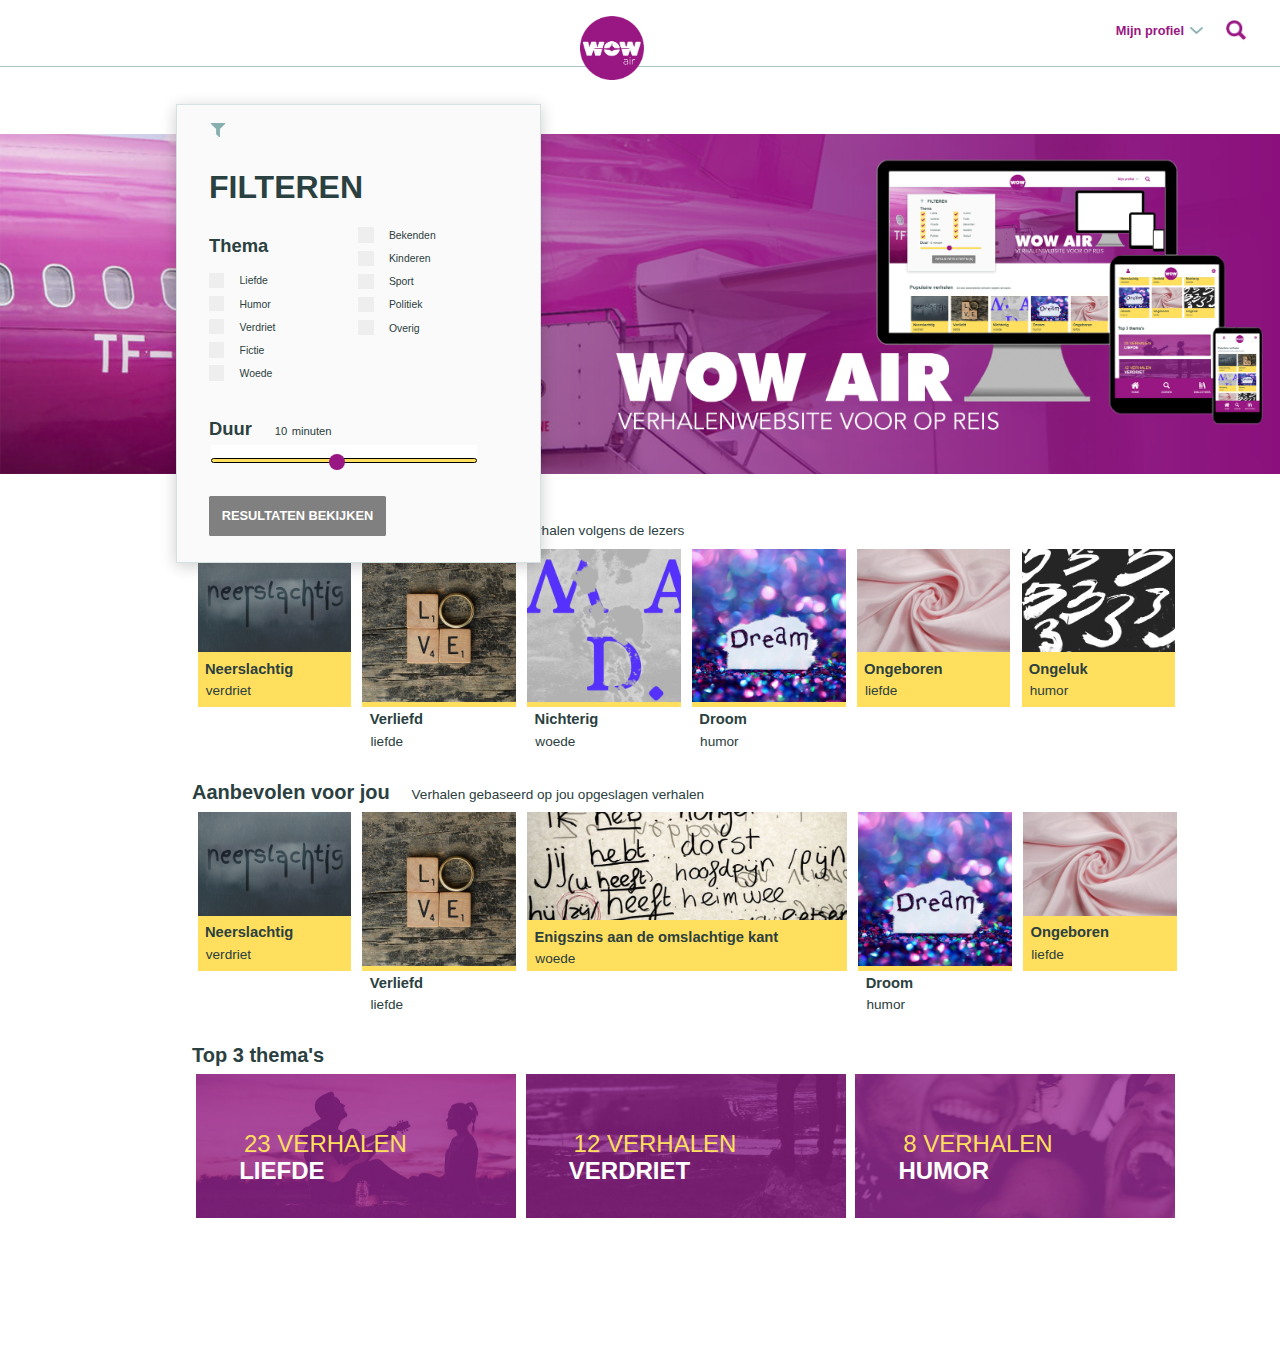
<file: index.html>
<!DOCTYPE html>
<html lang="nl">

<head>
    <meta charset="UTF-8">
    <meta name="viewport" content="width=device-width, initial-scale=1">
    <title>WOW AIR verhalen</title>
    <link rel='stylesheet' type='text/css' href='css/style.css'>
    <script src='js/jquery.js'></script>
</head>

<body>

    <nav class='navigatie'>
        <ul>
            <li class='links'><img src='images/profiel_icon.png'></li>
            <li class='rechtsklein'><a href='instellingen.html'><img src='images/instellingen_icon.png'></a></li>
            <li class='rechtsgroot'><img class='zoekentop' src='images/zoeken_icon_paars.png' /><a class='mijnprofiel'>Mijn profiel<span><img class='dropdown' src='images/dropdown_icon.png'/></span></a></li>
        </ul>
        <div class='logocontainer'>
            <a href='index.html'><img class='logo' src='images/logo.png'></a>
        </div>
    </nav>

    <div class='banner'>
        <img src='images/banner.png'>
    </div>

    <nav class='tabbar'>
        <div class='zoekencontainer'>
            <a href='zoeken.html'><img class='zoeken' src='images/zoeken_icon_wit.png'>ZOEKEN</a>
        </div>
        <div>
            <div class='homecontainer'>
                <a href='index.html'><img class='home' src='images/home_icon.png'>HOME</a>
            </div>
            <div class='bibliotheekcontainer'><a href='bibliotheek.html'><img class='bibliotheek' src='images/bibliotheek_icon.png'>BIBLIOTHEEK</a>
            </div>
        </div>
    </nav>

    <section class='zoekendesktop'>
        <div class='filteren'>
            <div class='titelfilter'>
                <img class='filtericon' src='images/filter_icon.png'>
                <h1>FILTEREN</h1>
            </div>
            <h2>Thema</h2>
            <div class='checkrij1'>
                <label class="checkboxcontainer">Liefde
                               <input type="checkbox">
                               <span class="checkmark"></span>
                           </label>
                <label class="checkboxcontainer">Humor
                               <input type="checkbox">
                               <span class="checkmark"></span>
                           </label>
                <label class="checkboxcontainer">Verdriet
                               <input type="checkbox">
                               <span class="checkmark"></span>
                           </label>
                <label class="checkboxcontainer">Fictie
                               <input type="checkbox" >
                               <span class="checkmark"></span>
                           </label>
                <label class="checkboxcontainer">Woede
                               <input type="checkbox">
                               <span class="checkmark"></span>
                           </label>
            </div>
            <div class='checkrij2'>
                <label class="checkboxcontainer">Bekenden
                               <input type="checkbox">
                               <span class="checkmark"></span>
                           </label>
                <label class="checkboxcontainer">Kinderen
                               <input type="checkbox">
                               <span class="checkmark"></span>
                           </label>
                <label class="checkboxcontainer">Sport
                               <input type="checkbox">
                               <span class="checkmark"></span>
                           </label>
                <label class="checkboxcontainer">Politiek
                               <input type="checkbox">
                               <span class="checkmark"></span>
                           </label>
                <label class="checkboxcontainer">Overig
                               <input type="checkbox">
                               <span class="checkmark"></span>
                           </label>
            </div>
        </div>

        <div class='slider'>
            <h2>Duur</h2>
            <output id="outputId">10</output>
            <span id='minuten'>minuten</span>
            <form name="Form">
                <input type="range" name="inputName" id="inputId" value="10" min="1" max="20" oninput="outputId.value = inputId.value">
            </form>
        </div>

        <div class='call-to-action-wrapper'>
            <a href='resultaten.html'>
            <button class="call-to-action">
            RESULTATEN BEKIJKEN
            </button>
            </a>
        </div>

    </section>

    <section class='populaireverhalen'>
        <h2>Populaire verhalen</h2>
        <p>De best beoordeelde verhalen volgens de lezers</p>
        <div class='verhalencontainer'>
            <article>
                <a href='verhaal.html'><img src='images/verhaal_neerslachtig.jpg'></a>
                <h3>Neerslachtig</h3>
                <p>verdriet</p>
            </article>
            <article>
                <a><img src='images/verhaal_verliefd.jpg'></a>
                <h3>Verliefd</h3>
                <p>liefde</p>
            </article>
            <article>
                <a><img  src='images/verhaal_nichterig.jpg'></a>
                <h3>Nichterig</h3>
                <p>woede</p>
            </article>
            <article>
                <a><img  src='images/verhaal_droom.jpg'></a>
                <h3>Droom</h3>
                <p>humor</p>
            </article>
            <article>
                <a><img src='images/verhaal_ongeboren.jpg'></a>
                <h3>Ongeboren</h3>
                <p>liefde</p>
            </article>
            <article>
                <a><img  src='images/verhaal_ongeluk.jpg'></a>
                <h3>Ongeluk</h3>
                <p>humor</p>
            </article>
        </div>
    </section>

    <section class='aanbevolenvoorjou'>
        <h2>Aanbevolen voor jou</h2>
        <p>Verhalen gebaseerd op jou opgeslagen verhalen</p>
        <div class='verhalencontainer'>
            <article>
                <a href='verhaal.html'><img src='images/verhaal_neerslachtig.jpg'></a>
                <h3>Neerslachtig</h3>
                <p>verdriet</p>
            </article>
            <article>
                <a><img src='images/verhaal_verliefd.jpg'></a>
                <h3>Verliefd</h3>
                <p>liefde</p>
            </article>
            <article>
                <a><img class=breedverhaal src='images/verhaal_omslachtig.jpg'></a>
                <h3>Enigszins aan de omslachtige kant</h3>
                <p>woede</p>
            </article>
            <article>
                <a><img  src='images/verhaal_droom.jpg'></a>
                <h3>Droom</h3>
                <p>humor</p>
            </article>
            <article>
                <a><img src='images/verhaal_ongeboren.jpg'></a>
                <h3>Ongeboren</h3>
                <p>liefde</p>
            </article>
        </div>
    </section>

    <section class='top3themas'>
        <h2>Top 3 thema's</h2>
        <div>
            <a>
                <article class='thema1'>
                    <h3>23 VERHALEN</h3>
                    <p>LIEFDE</p>
                </article>
            </a>
            <a>
                <article class='thema2'>
                    <h3>12 VERHALEN</h3>
                    <p>VERDRIET</p>
                </article>
            </a>
            <a>
                <article class='thema3'>
                    <h3>8 VERHALEN</h3>
                    <p>HUMOR</p>
                </article>
            </a>
        </div>
    </section>

    <script src='js/javascript.js'></script>

</body>

</html>
</file>
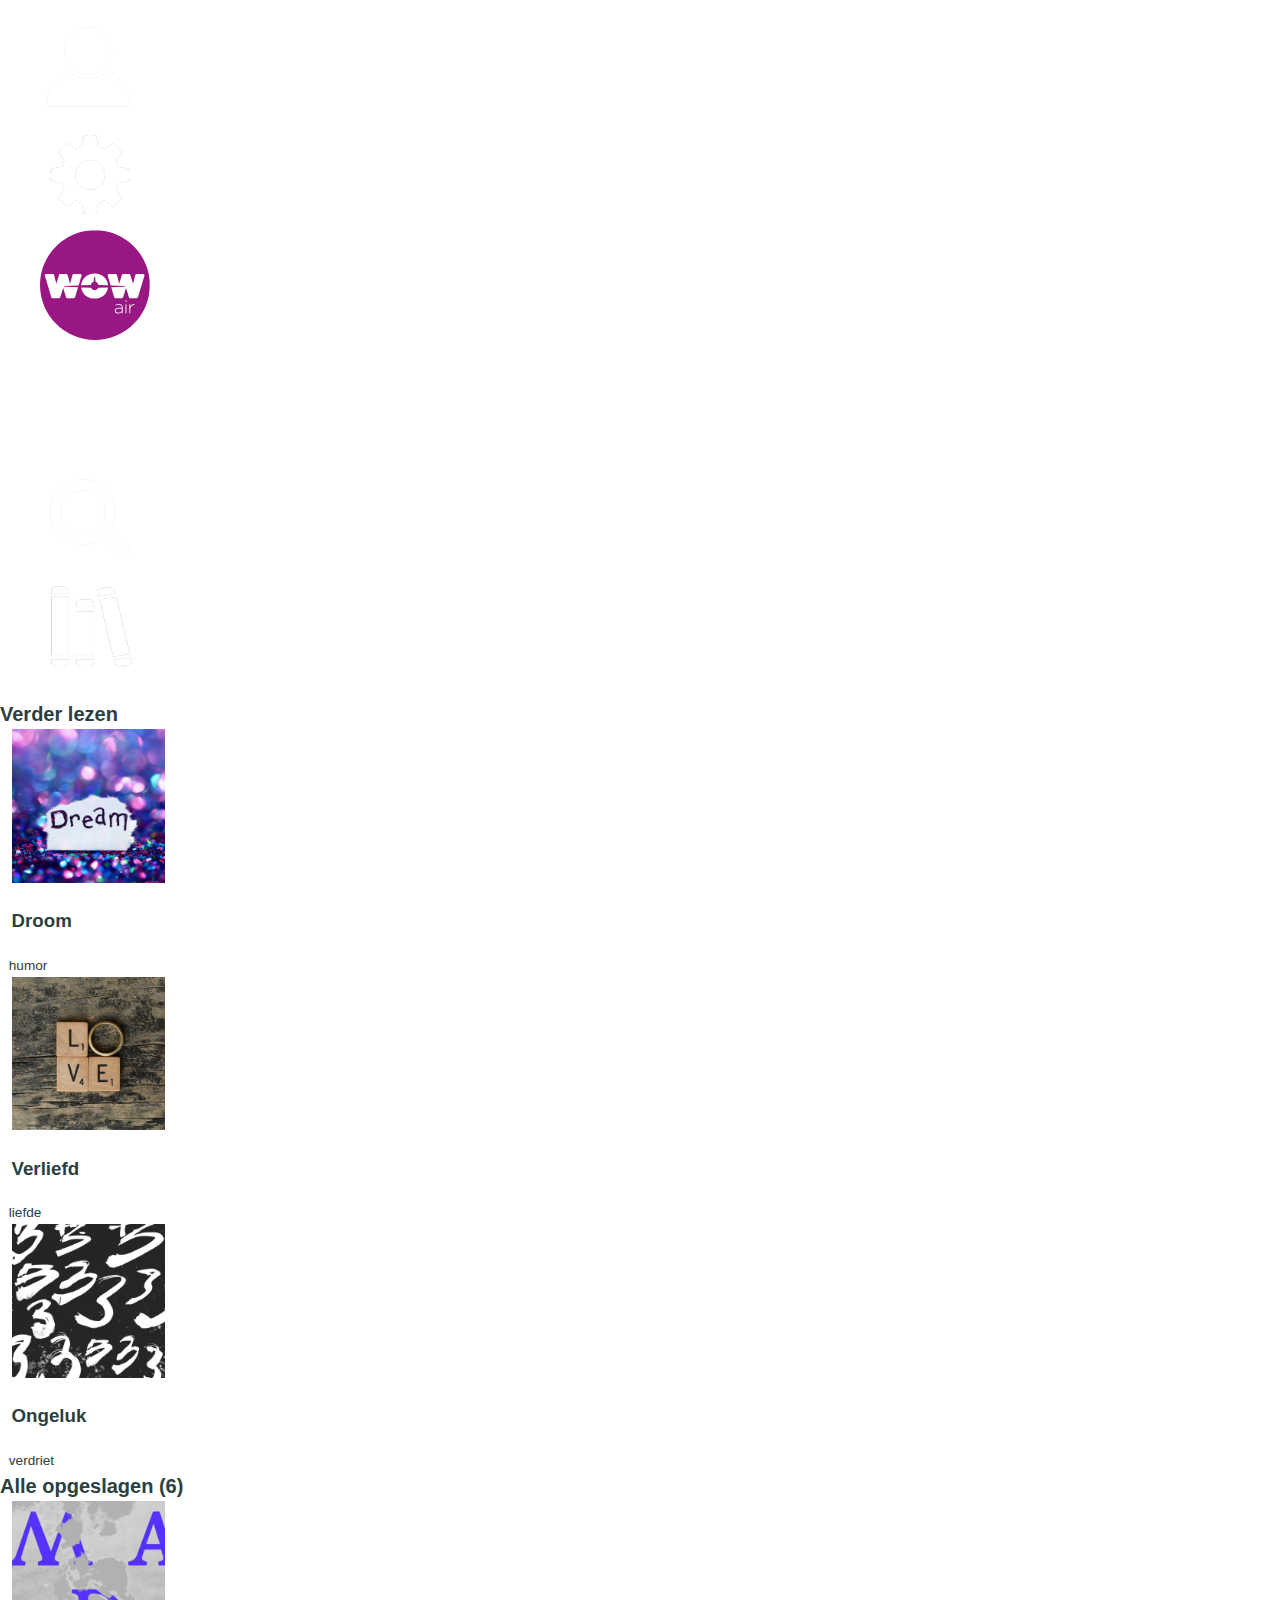
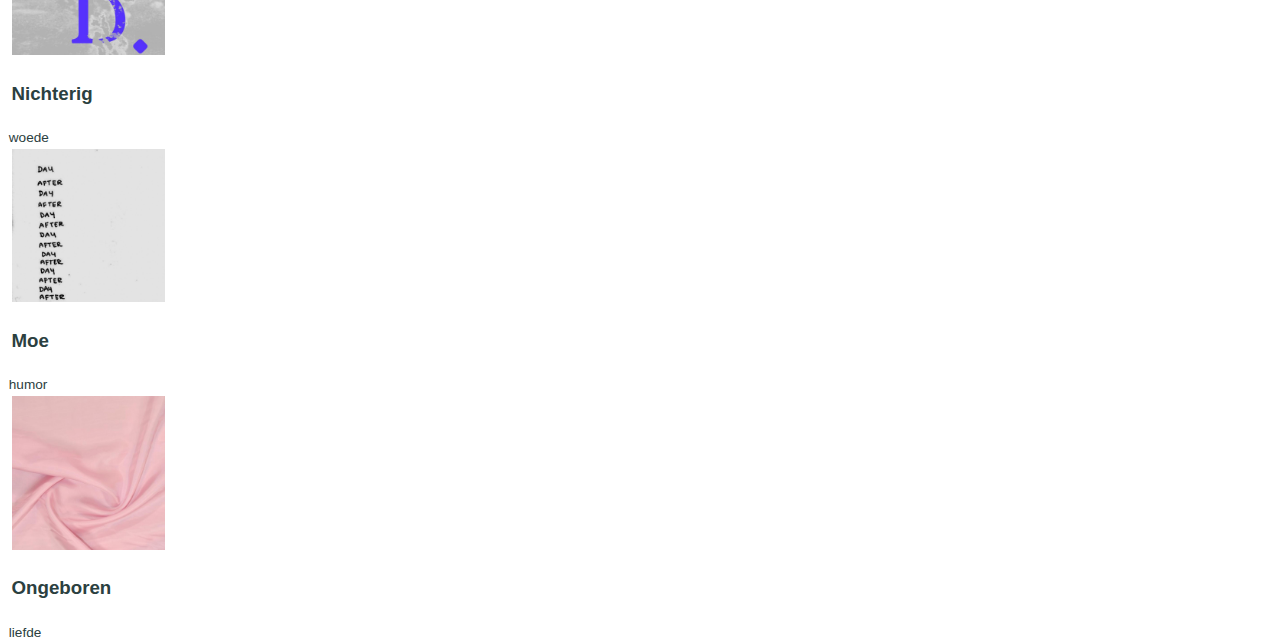
<file: bibliotheek.html>
<!DOCTYPE html>
<html lang="nl">
<head>
    <meta charset="UTF-8">
    <meta name="viewport" content="width=device-width, initial-scale=1">
    <title>WOW AIR verhalen</title>
    <link rel='stylesheet' type='text/css' href='css/style.css'>
</head>
<body>

<header>

    <nav id='navigatie'>
        <ul>
            <li><a href='profiel.html'><img id='profiel' src='images/Artboard%209.png'></a></li>
            <li><a href='instellingen.html'><img id='instellingen' src='images/Artboard%2010.png'></a></li>
            <img id='logo' src='images/sitelogo.svg'>
        </ul>
    </nav>

    <nav id='tabbar'>
        <ul>
            <li><a href='index.html'><img src="images/Artboard%206.png"></a></li>
            <li><a href='zoeken.html'><img src="images/Artboard%207.png"></a></li>
            <li><a href='bibliotheek.html'><img src="images/Artboard%208.png"></a></li>
        </ul>
    </nav>

</header>

<h2>Verder lezen</h2>
<section id='populaireverhalen'>
        <article>
            <a href='verhaal.html'><img class='previewverhaal' src='images/verhaal_droom.jpg'></a>
            <h3>Droom</h3>
            <p>humor</p>
        </article>
        <article>
            <a href='verhaal.html'><img class='previewverhaal' src='images/verhaal_verliefd.jpg'></a>
            <h3>Verliefd</h3>
            <p>liefde</p>
        </article>
        <article>
            <a href='verhaal.html'><img class='previewverhaal' src='images/verhalen_ongeluk.jpg'></a>
            <h3>Ongeluk</h3>
            <p>verdriet</p>
        </article>
</section>

<h2>Alle opgeslagen (6)</h2>
<section id='aanbevolenvoorjou'>
        <article>
            <a href='verhaal.html'><img class='previewverhaal' src='images/verhaal_nichterig.jpg'></a>
            <h3>Nichterig</h3>
            <p>woede</p>
        </article>
        <article>
            <a href='verhaal.html'><img class='previewverhaal' src='images/verhalen_moe.jpg'></a>
            <h3>Moe</h3>
            <p>humor</p>
        </article>
        <article>
            <a href='verhaal.html'><img class='previewverhaal' src='images/verhalen_ongeboren.jpg'></a>
            <h3>Ongeboren</h3>
            <p>liefde</p>
        </article>
</section>

</body>
</html>
</file>
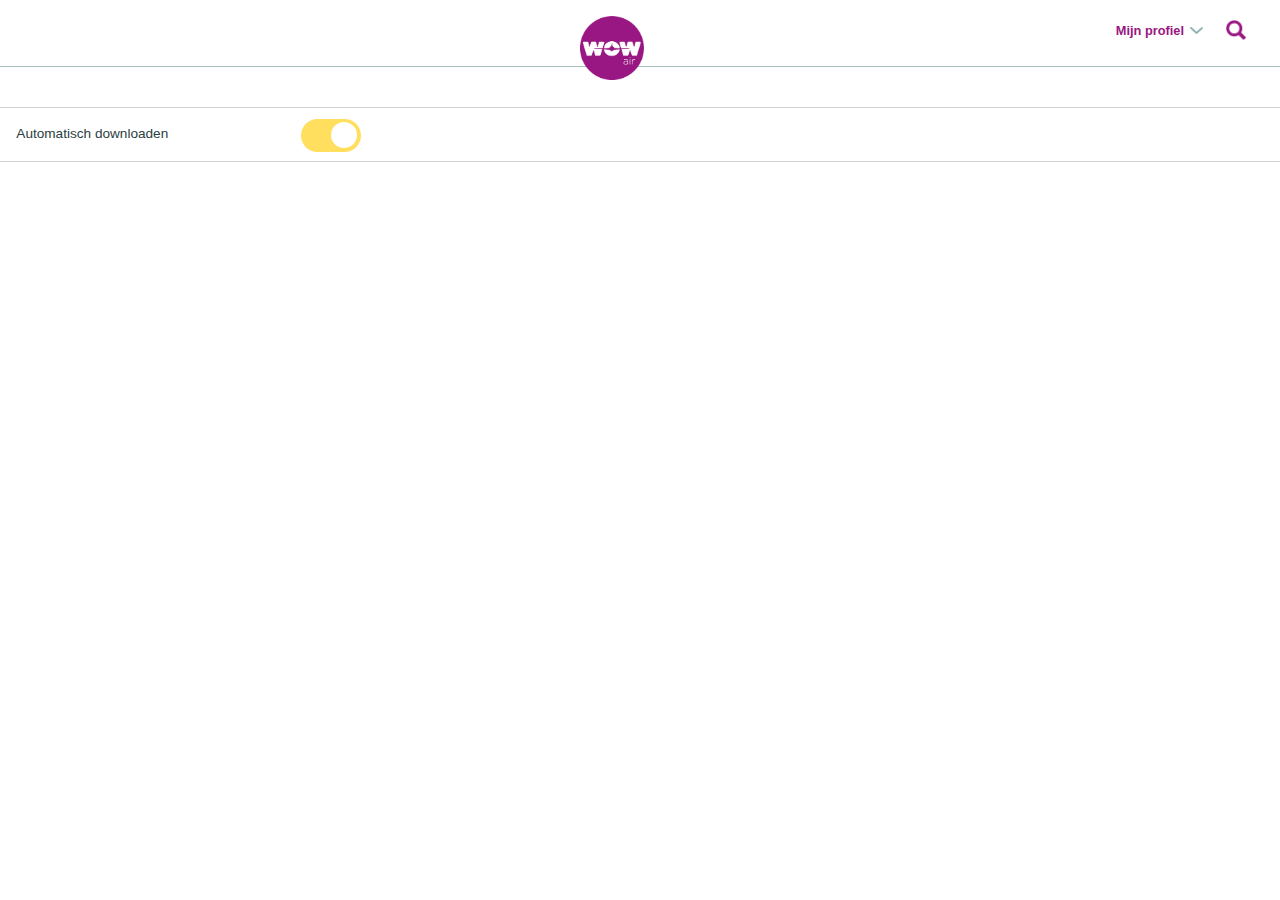
<file: instellingen.html>
<!DOCTYPE html>
<html lang="nl">

<head>
    <meta charset="UTF-8">
    <meta name="viewport" content="width=device-width, initial-scale=1">
    <title>WOW AIR verhalen</title>
    <link rel='stylesheet' type='text/css' href='css/style.css'>
    <link rel="stylesheet" href="https://cdnjs.cloudflare.com/ajax/libs/font-awesome/4.7.0/css/font-awesome.min.css">
    <script src='js/jquery.js'></script>
</head>

<body>

    <nav class='navigatie'>
        <ul>
            <li class='links'><img src='images/profiel_icon.png'></li>
            <li class='rechtsklein'><a href='instellingen.html'><img src='images/instellingen_icon.png'></a></li>
            <li class='rechtsgroot'><img class='zoekentop' src='images/zoeken_icon_paars.png' /><a class='mijnprofiel'>Mijn profiel<span><img class='dropdown' src='images/dropdown_icon.png'/></span></a></li>
        </ul>
        <div class='logocontainer'>
            <a href='index.html'><img class='logo' src='images/logo.png'></a>
        </div>
    </nav>

    <nav class='tabbar'>
        <div class='zoekencontainer'>
            <a href='zoeken.html'><img class='zoeken' src='images/zoeken_icon_wit.png'>ZOEKEN</a>
        </div>
        <div>
            <div class='homecontainer'>
                <a href='index.html'><img class='home' src='images/home_icon.png'>HOME</a>
            </div>
            <div class='bibliotheekcontainer'><a href='bibliotheek.html'><img class='bibliotheek' src='images/bibliotheek_icon.png'>BIBLIOTHEEK</a>
            </div>
        </div>
    </nav>

    <section class='instellingen'>
        <h2>Automatisch downloaden</h2>
        <label class="switch">
  <input type="checkbox" checked>
  <span class="slider2 round"></span>
</label>
    </section>

    <script src='js/javascript.js'></script>

</body>

</html>
</file>
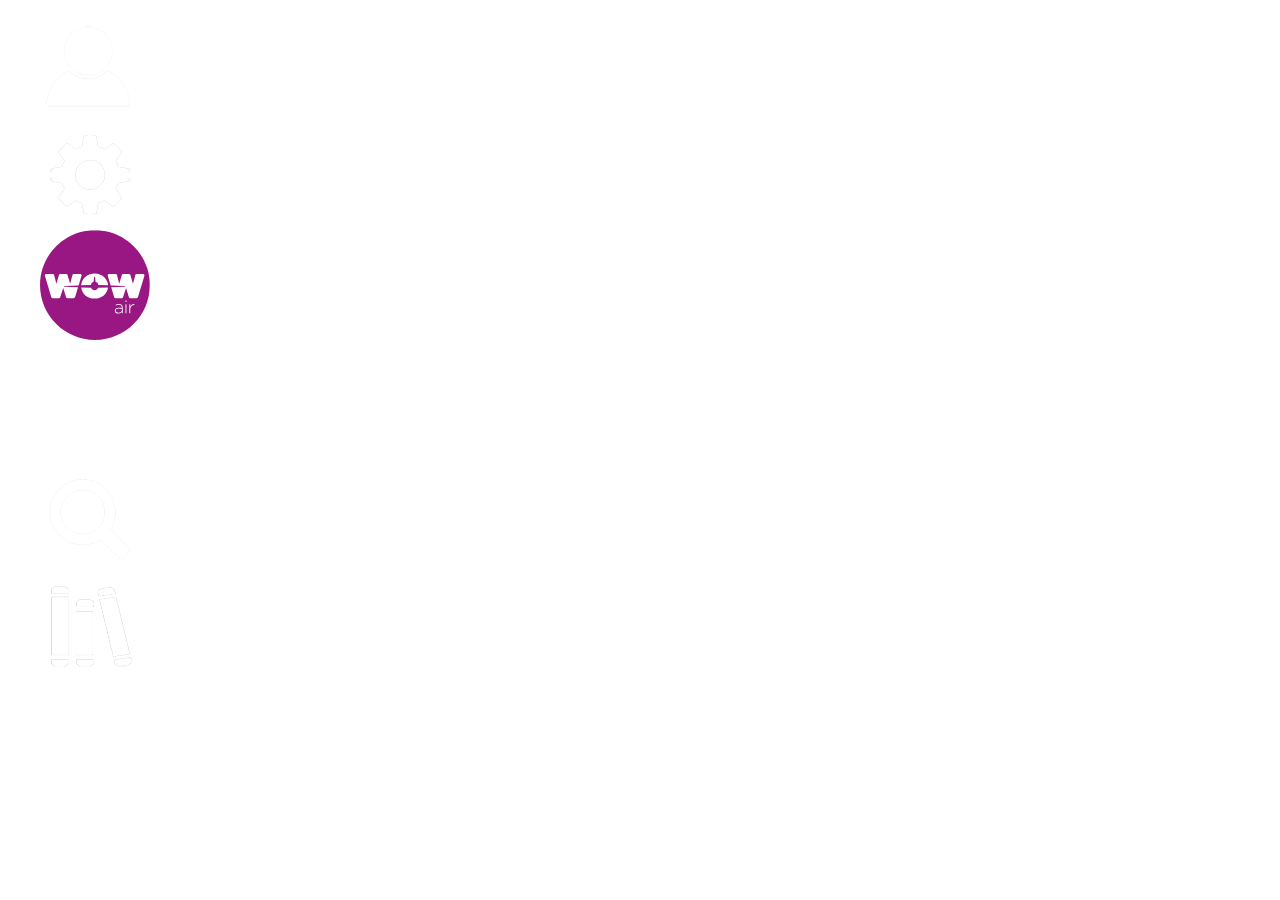
<file: profiel.html>
<!DOCTYPE html>
<html lang="nl">
<head>
    <meta charset="UTF-8">
    <meta name="viewport" content="width=device-width, initial-scale=1">
    <title>WOW AIR verhalen</title>
    <link rel='stylesheet' type='text/css' href='css/style.css'>
</head>
<body>

<header>

    <nav id='navigatie'>
        <ul>
            <li><a href='profiel.html'><img id='profiel' src='images/Artboard%209.png'></a></li>
            <li><a href='instellingen.html'><img id='instellingen' src='images/Artboard%2010.png'></a></li>
            <img id='logo' src='images/sitelogo.svg'>
        </ul>
    </nav>

    <nav id='tabbar'>
        <ul>
            <li><a href='index.html'><img class='tabbutton' src="images/Artboard%206.png"></a></li>
            <li><a href='zoeken.html'><img class='tabbutton' src="images/Artboard%207.png"></a></li>
            <li><a href='bibliotheek.html'><img class='tabbutton'src="images/Artboard%208.png"></a></li>
        </ul>
    </nav>

</header>

</body>
</html>
</file>
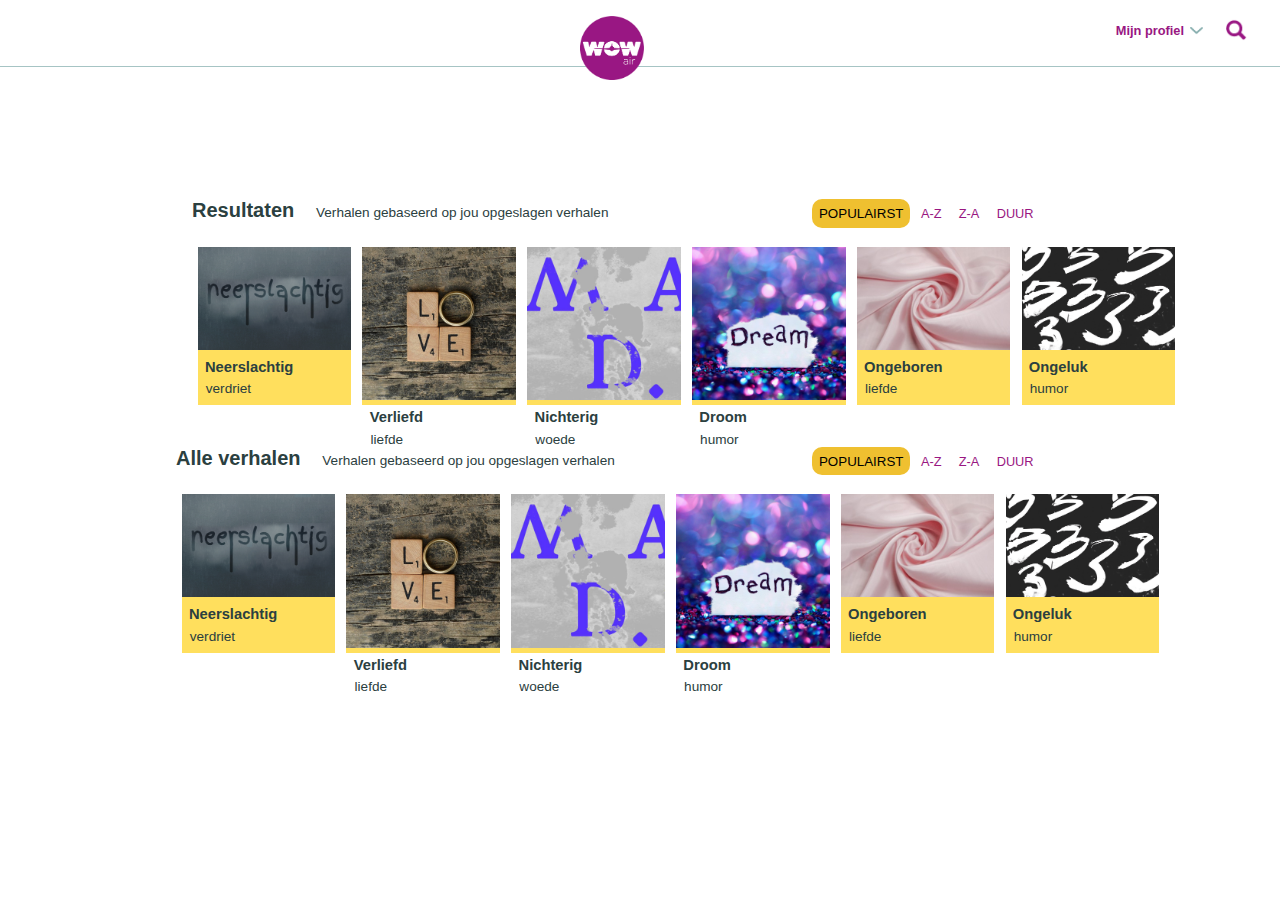
<file: resultaten.html>
<!DOCTYPE html>
<html lang="nl">

<head>
    <meta charset="UTF-8">
    <meta name="viewport" content="width=device-width, initial-scale=1">
    <title>WOW AIR verhalen</title>
    <link rel='stylesheet' type='text/css' href='css/style.css'>
    <script src='js/jquery.js'></script>
</head>

<body>

    <nav class='navigatie'>
        <ul>
            <li class='links'><img src='images/profiel_icon.png'></li>
            <li class='rechtsklein'><img src='images/instellingen_icon.png'></li>
            <li class='rechtsgroot'><img class='zoekentop' src='images/zoeken_icon_paars.png' /><a class='mijnprofiel'>Mijn profiel<span><img class='dropdown' src='images/dropdown_icon.png'/></span></a></li>
        </ul>
        <div class='logocontainer'>
            <a href='index.html'><img class='logo' src='images/logo.png'></a>
        </div>
    </nav>

    <nav class='tabbar'>
        <div class='zoekencontainer'>
            <a href='zoeken.html'><img class='zoeken' src='images/zoeken_icon_wit.png'>ZOEKEN</a>
        </div>
        <div>
            <div class='homecontainer'>
                <a href='index.html'><img class='home' src='images/home_icon.png'>HOME</a>
            </div>
            <div class='bibliotheekcontainer'><a href='bibliotheek.html'><img class='bibliotheek' src='images/bibliotheek_icon.png'>BIBLIOTHEEK</a>
            </div>
        </div>
    </nav>

    <section class='resultaten'>
        <h2>Resultaten</h2>
        <p>Verhalen gebaseerd op jou opgeslagen verhalen</p>
        <div class='buttongeelcontainer'>
            <button class='buttongeelactive'>POPULAIRST</button>
            <button class='buttongeel'>A-Z</button>
            <button class='buttongeel'>Z-A</button>
            <button class='buttongeel'>DUUR</button>
        </div>
        <div class='verhalencontainer'>
            <article>
                <a href='verhaal.html'><img src='images/verhaal_neerslachtig.jpg'></a>
                <h3>Neerslachtig</h3>
                <p>verdriet</p>
            </article>
            <article>
                <a><img src='images/verhaal_verliefd.jpg'></a>
                <h3>Verliefd</h3>
                <p>liefde</p>
            </article>
            <article>
                <a><img  src='images/verhaal_nichterig.jpg'></a>
                <h3>Nichterig</h3>
                <p>woede</p>
            </article>
            <article>
                <a><img  src='images/verhaal_droom.jpg'></a>
                <h3>Droom</h3>
                <p>humor</p>
            </article>
            <article>
                <a><img src='images/verhaal_ongeboren.jpg'></a>
                <h3>Ongeboren</h3>
                <p>liefde</p>
            </article>
            <article>
                <a><img  src='images/verhaal_ongeluk.jpg'></a>
                <h3>Ongeluk</h3>
                <p>humor</p>
            </article>
        </div>
    </section>

    <section class='alleverhalen'>
        <h2>Alle verhalen</h2>
        <p>Verhalen gebaseerd op jou opgeslagen verhalen</p>
        <div class='buttongeelcontainer'>
            <button class='buttongeelactive'>POPULAIRST</button>
            <button class='buttongeel'>A-Z</button>
            <button class='buttongeel'>Z-A</button>
            <button class='buttongeel'>DUUR</button>
        </div>
        <div class='verhalencontainer'>
            <article>
                <a href='verhaal.html'><img src='images/verhaal_neerslachtig.jpg'></a>
                <h3>Neerslachtig</h3>
                <p>verdriet</p>
            </article>
            <article>
                <a><img src='images/verhaal_verliefd.jpg'></a>
                <h3>Verliefd</h3>
                <p>liefde</p>
            </article>
            <article>
                <a><img  src='images/verhaal_nichterig.jpg'></a>
                <h3>Nichterig</h3>
                <p>woede</p>
            </article>
            <article>
                <a><img  src='images/verhaal_droom.jpg'></a>
                <h3>Droom</h3>
                <p>humor</p>
            </article>
            <article>
                <a><img src='images/verhaal_ongeboren.jpg'></a>
                <h3>Ongeboren</h3>
                <p>liefde</p>
            </article>
            <article>
                <a><img  src='images/verhaal_ongeluk.jpg'></a>
                <h3>Ongeluk</h3>
                <p>humor</p>
            </article>
        </div>
    </section>

    <script src='js/javascript.js'></script>

</body>

</html>
</file>
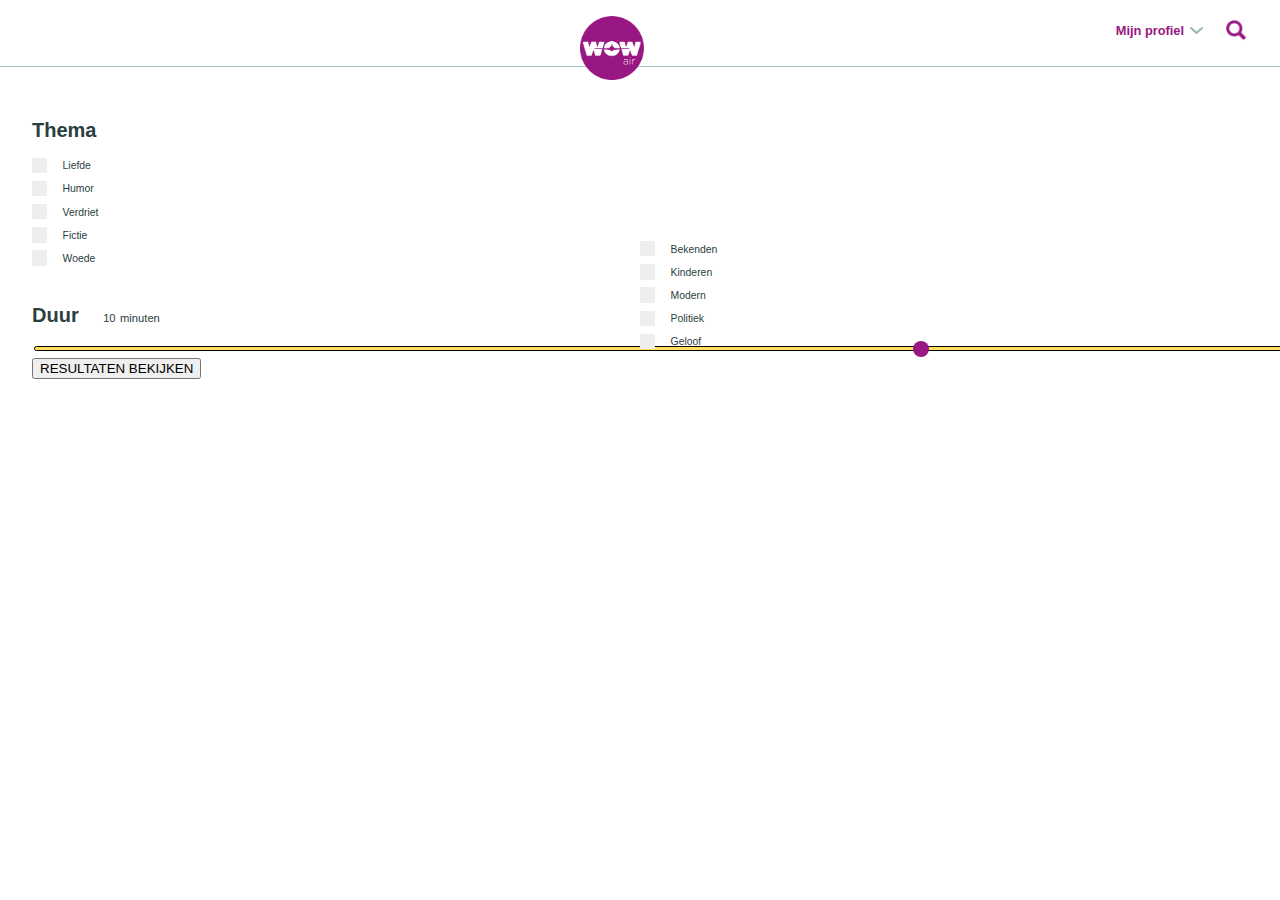
<file: zoeken.html>
<!DOCTYPE html>
<html lang="nl">

<head>
    <meta charset="UTF-8">
    <meta name="viewport" content="width=device-width, initial-scale=1">
    <title>WOW AIR verhalen</title>
    <link rel='stylesheet' type='text/css' href='css/style.css'>
    <link rel="stylesheet" href="https://cdnjs.cloudflare.com/ajax/libs/font-awesome/4.7.0/css/font-awesome.min.css">
    <script src='js/jquery.js'></script>
</head>

<body>

    <nav class='navigatie'>
        <ul>
            <li class='links'><img src='images/profiel_icon.png'></li>
            <li class='rechtsklein'><a href='instellingen.html'><img src='images/instellingen_icon.png'></a></li>
            <li class='rechtsgroot'><img class='zoekentop' src='images/zoeken_icon_paars.png' /><a class='mijnprofiel'>Mijn profiel<span><img class='dropdown' src='images/dropdown_icon.png'/></span></a></li>
        </ul>
        <div class='logocontainer'>
            <a href='index.html'><img class='logo' src='images/logo.png'></a>
        </div>
    </nav>

    <nav class='tabbar'>
        <div class='zoekencontainer'>
            <a href='zoeken.html'><img class='zoeken' src='images/zoeken_icon_wit.png'>ZOEKEN</a>
        </div>
        <div>
            <div class='homecontainer'>
                <a href='index.html'><img class='home' src='images/home_icon.png'>HOME</a>
            </div>
            <div class='bibliotheekcontainer'><a href='bibliotheek.html'><img class='bibliotheek' src='images/bibliotheek_icon.png'>BIBLIOTHEEK</a>
            </div>
        </div>
    </nav>

    <section class='zoekenmobiel'>
        <div class='filteren'>
            <h2>Thema</h2>
            <div class='checkrij1'>
                <label class="checkboxcontainer">Liefde
                               <input id='checkbox' type="checkbox">
                               <span class="checkmark"></span>
                           </label>
                <label class="checkboxcontainer">Humor
                               <input id='checkbox' type="checkbox">
                               <span class="checkmark"></span>
                           </label>
                <label class="checkboxcontainer">Verdriet
                               <input id='checkbox'type="checkbox">
                               <span class="checkmark"></span>
                           </label>
                <label class="checkboxcontainer">Fictie
                               <input id='checkbox'type="checkbox" >
                               <span class="checkmark"></span>
                           </label>
                <label class="checkboxcontainer">Woede
                               <input id='checkbox'type="checkbox">
                               <span class="checkmark"></span>
                           </label>
            </div>
            <div class='checkrij2'>
                <label class="checkboxcontainer">Bekenden
                               <input id='checkbox' type="checkbox">
                               <span class="checkmark"></span>
                           </label>
                <label class="checkboxcontainer">Kinderen
                               <input id='checkbox' type="checkbox">
                               <span class="checkmark"></span>
                           </label>
                <label class="checkboxcontainer">Modern
                               <input id='checkbox' type="checkbox">
                               <span class="checkmark"></span>
                           </label>
                <label class="checkboxcontainer">Politiek
                               <input id='checkbox'type="checkbox">
                               <span class="checkmark"></span>
                           </label>
                <label class="checkboxcontainer">Geloof
                               <input id='checkbox'type="checkbox">
                               <span class="checkmark"></span>
                           </label>
            </div>
        </div>
        <div class='slider'>
            <h2>Duur</h2>
            <output id="outputId">10</output>
            <span id='minuten'>minuten</span>
            <form name="Form">
                <input type="range" name="inputName" id="inputId" value="10" min="1" max="20" oninput="outputId.value = inputId.value">
            </form>
        </div>

        <div id='buttoncontainer'>
            <button id="button1">
            RESULTATEN BEKIJKEN
            </button>
        </div>

        <div id='pop-up'>
            <img src="images/error.png">
            <h2>Om een verhaal te zoeken kun je gebruik maken van de filters</h2>
        </div>

    </section>

    <script src='js/javascript.js'></script>

</body>

</html>
</file>
<file: css/style.css>
/* BASICS */

body {
    font-family: museo-sans, "Helvetica Neue", Helvetica, Arial, sans-serif;
    line-height: 1.42857143;
    color: #2b4040;
    background-color: #fff;
    margin: 0;
    box-sizing: border-box;
}

section.populaireverhalen,
section.verderlezen,
section.resultaten,
section.aanbevolenvoorjou,
section.top3themas,
section.alleopgeslagen {
    padding-top: 2em;
    padding-left: 1em;
}

section.alleopgeslagen {
    padding-bottom: 7em;
}

section {
    margin-left: 0.72em;
}

@media screen and (min-width:61.25em) {
    section.populaireverhalen,
    section.verderlezen,
    section.alleverhalen,
    section.resultaten,
    section.aanbevolenvoorjou,
    section.top3themas,
    section.alleopgeslagen {
        margin-left: 11em;
    }
    section.resultaten {
        padding-top: 8em;
    }
}

/* BANNER */

div.banner {
    display: none;
}

@media screen and (min-width:61.25em) {
    div.banner {
        display: contents;
    }
    div.banner img {
        width: 100%;
        margin-top: 4.2em;
    }
}

/* FONTS */

h2 {
    font-size: 1.25em;
    font-weight: 700;
}

section p {
    font-size: 0.85em;
    font-weight: 500;
    margin-left: -0.2em;
}

div.verhalencontainer h3 {
    font-size: 0.92em;
    font-weight: 700;
    line-height: 1.4em;
    padding-left: 0.5em;
    margin: 0;
}

div.verhalencontainer p {
    margin-top: 0;
    padding-left: 0.8em;
}

section.top3themas p {
    color: white;
    font-size: 1.5em;
    line-height: 1em;
    margin-top: 0.2em;
    font-weight: bold;
}

section.top3themas h3 {
    font-size: 1.5em;
    line-height: 1.2em;
    font-style: normal;
    color: #ffdf5d;
    margin-bottom: 0%;
    margin-left: 0;
    font-weight: 100;
}

section.zoekendesktop h2 {
    font-size: 1.15em;
    font-weight: 700;
    display: inline;
}

section.zoekendesktop p {
    font-size: 0.8em;
    font-weight: 700;
}

.slider output#outputId,
.slider span#minuten {
    font-size: 0.9em;
}

@media screen and (min-width:61.25em) {
    h2,
    p {
        margin-left: 0;
        padding-left: 0;
        display: inline;
        padding-right: 1em;
    }
    h2 {
        line-height: 1.5em;
    }
    .slider output#outputId,
    .slider span#minuten {
        font-size: 0.7em;
    }
}

/* NAVIGATIE BOVEN */

.navigatie {
    border-bottom: solid 0.0625em #a6c4c4;
    height: 3.125em;
}

img.logo {
    width: 4em;
}

div.logocontainer {
    text-align: center;
}

li.links img {
    float: left;
    width: 1.5em;
    padding-top: 0.4em;
}

li.rechtsklein img {
    float: right;
    width: 1.5em;
    padding-top: 0.4em;
}

img.zoekentop {
    float: right;
    width: 1.5em;
    padding-top: 0.1em;
}

.navigatie ul {
    padding-left: 2em;
    padding-right: 2em
}

li {
    list-style: none;
}

li.rechtsgroot {
    display: none;
}

.dropdown {
    margin-left: 0.5em;
    width: 1em;
}

.mijnprofiel {
    position: absolute;
    display: inline;
    font-size: 0.8em;
    font-weight: 700;
    color: #991782;
    padding-top: 0.5em;
    right: 10%;
    margin-right: -4%
}

@media screen and (min-width:61.25em) {
    header#navigatiewrapper {
        position: absolute;
    }
    li.rechtsklein {
        display: none;
    }
    li.rechtsgroot {
        display: contents;
    }
    li.links img {
        display: none
    }
}

/* Tabbar */

.tabbar {
    background-color: #991782;
    overflow: hidden;
    position: fixed;
    bottom: 0%;
    width: 100%;
    height: 15%;
    display: flex;
    align-items: space-evenly;
}

.tabbar a {
    color: white;
    font-weight: 100;
    margin-top: 0%;
    font-size: 0.8em;
    position: relative;
    display: inline-block;
    justify-content: space-evenly;
    width: 100%;
    padding-top: 1.5em;
}

.tabbar div {

    height: 100%;
    width: 31%;
    display: flex;
    justify-content: space-evenly;
    text-align: center
}

.tabbar div img {
    height: 37%;
    display: inline-block;
    text-align: center
}

a {
    text-decoration: none;
}

@media screen and (min-width:61.25em) {
    .tabbar {
        display: none;
    }
}

/* ZOEKEN DESKTOP (HOOFDFUNCTIE) */

.zoekendesktop {
    display: none;
    background-color: #fafafa;
    position: absolute;
    top: 6.5em;
    margin-bottom: 2%;
    margin-left: 11em;
    border: 0.0625em solid #d4e2e2;
    padding-left: 2em;
    padding-right: 12%;
    box-shadow: 0em 0.1875em 0.9375em rgba(0, 0, 0, 0.2);
    padding-top: 1em;
    padding-bottom: 1%
}

img.filtericon {
    width: 1.1em;
    margin-right: 0.2em;
}

div.titelfilter {
    margin-bottom: 1em;
}

@media screen and (min-width:61.25em) {
    .zoekendesktop {
        display: contents;
    }
}

@media screen and (min-width:61.25em) {
    .zoekendesktop {
        display: contents;
    }
    .zoekendesktop {
        display: block;
    }
}

/* ZOEKEN MOBIEL */

.zoekenmobiel {
    margin-top: 3em;
    margin-left: 2em
}

/* VERHALEN GRID */

article img {
    width: 9.6em;
}

article img.breedverhaal {
    width: 20em;
}

div.verhalencontainer article {
    display: block;
    border: 0.25em solid white;
    background-color: #FFDF5D;
    height: 9.6em;
    margin: 0.1em;
    padding-bottom: 0.3em;
}

div.verhalencontainer article:hover {
    border: 0.25em solid #991782;
    transition: border 100ms ease-in-out, background-color 100ms ease-in-out;
}

div.verhalencontainer {
    padding-left: 0%;
    display: flex;
    flex-flow: row wrap;
    margin-bottom: 2em;
}

/* TOP 3 THEMA'S */

article.thema1 {
    background-image: url(images/thema_liefde.jpg);
    background-size: cover;
    background-repeat: no-repeat;
    width: 100%;
    padding-left: 3em;
    padding-right: 0em;
    padding-top: 2em;
    padding-bottom: 2em;
    margin-bottom: 0.5em;
    border: 0.25em solid #fff;
}

article.thema2 {
    background-image: url(images/thema_verdriet.jpg);
    background-size: cover;
    background-repeat: no-repeat;
    width: 100%;
    padding-left: 3em;
    padding-right: 0em;
    padding-top: 2em;
    padding-bottom: 2em;
    margin-left: 0.1em;
    margin-bottom: 0.5em;
    border: 0.25em solid #fff;
}

article.thema3 {
    background-image: url(images/thema_humor.jpg);
    background-size: cover;
    background-repeat: no-repeat;
    width: 100%;
    padding-left: 3em;
    padding-right: 0em;
    padding-top: 2em;
    padding-bottom: 2em;
    margin-left: 0.1em;
    margin-bottom: 0.5em;
    border: 0.25em solid #fff;
}

article.thema1:hover,
article.thema2:hover,
article.thema3:hover {
    border: 0.25em solid #991782;
}

section.top3themas div {
    margin-right: 4em;
    padding-left: 0%;
    margin-bottom: 8em;
}

@media screen and (min-width:61.25em) {
    section.top3themas div {
        padding: 0;
        display: flex;
        flex-flow: row;
    }
    article.thema1,
    article.thema2,
    article.thema3 {
        width: 17em;
    }
}

/* CHECKBOX FILTER */

@media screen and (min-width:61.25em) {
    div.checkrij2 {
        position: absolute;
        left: 60%;
        top: 22%
    }
}

div.checkrij2 {
    position: absolute;
    left: 50%;
    top: 22%
}

label.checkboxcontainer {
    display: block;
    position: relative;
    padding-left: 2.94em;
    padding-right: 3.68em;
    padding-bottom: 0.15em;
    padding-top: 0.15em;
    margin-bottom: 0.5em;
    cursor: pointer;
    font-size: 0.85em;
    font-weight: 10;
    text-align: left;
}

label.checkboxcontainer input {
    position: absolute;
    opacity: 0;
    cursor: pointer;
    height: 0;
    width: 0;
}

span.checkmark {
    position: absolute;
    top: 0;
    left: 0;
    height: 1.47em;
    width: 1.47em;
    background-color: #eee;
}

label.checkboxcontainer:hover input ~ span.checkmark {
    background-color: #ccc;
    transition: background 200ms ease-in-out, background-color 200ms ease-in-out;
}

label.checkboxcontainer input:checked ~ span.checkmark {
    background-color: #FFDF5D;
}

span.checkmark:after {
    content: "";
    position: absolute;
    display: none;
}

label.checkboxcontainer input:checked ~ span.checkmark:after {
    display: block;
}

label.checkboxcontainer span.checkmark:after {
    left: 0.44em;
    top: 0.15em;
    width: 0.37em;
    height: 0.74em;
    border: solid #991782;
    border-width: 0 0.22em 0.22em 0;
    -webkit-transform: rotate(45deg);
    -ms-transform: rotate(45deg);
    transform: rotate(45deg);
}

@media screen and (min-width:61.25em) {
    label.checkboxcontainer {
        font-size: 0.65em;
    }
    div.checkrij2 {
        position: absolute;
        left: 50%;
        top: 26.8%
    }
    div.checkrij1 {
        margin-top: 0.8em;
    }
}

/* SLIDER */

div.slider {
    margin-top: 2em
}

input[type=range] {
    -webkit-appearance: none;
    width: 83%;
    padding-top: 1em;
}

input[type=range]::-webkit-slider-runnable-track {
    width: 100%;
    height: 0.375em;
    cursor: pointer;
    background: #FFDF5D;
    border-radius: 0.313em;
    border: 0.0125em solid #010101;
}

input[type=range]::-webkit-slider-thumb {
    height: 1.2em;
    width: 1.2em;
    border-radius: 100%;
    background: #991783;
    cursor: pointer;
    -webkit-appearance: none;
    margin-top: -0.4em;
}

@media screen and (min-width:61.25em) {
    input[type=range] {
        -webkit-appearance: none;
        width: 150%;
    }
}

/* BUTTONS */

.buttonwit {
    background-color: #fff;
    border: none;
    border: solid 0.125em;
    border-color: #991783;
    border-radius: 0.35em;
    font-family: Arial;
    font-weight: 600;
    color: #2b4040;
    padding: 0.4em;
    margin-top: 2em;
}

.buttonwit:hover {
    border: none;
    border: solid 0.125em;
    border-color: #991783;
    background-color: #991783;
    color: #fff;
}

.buttongeel {
    margin-top: 2%;
    color: #991782;
    border: none;
    background-color: white;
    font-size: 0.8em;
    padding: 0.5em;
}

.buttongeel:hover {
    background-color: rgba(239, 192, 48, 0.5);
    border-radius: 0.75em;
    opacity: 50%;
}

.buttongeelactive {
    background-color: rgba(239, 192, 48, 1);
    border-radius: 0.75em;
    border: none;
    padding: 0.5em;
    color: black;
}

.buttongeelcontainer {
    padding-bottom: 1em;
}

.call-to-action {
    background-color: #808080;
    padding: 1em;
    border: none;
    border-radius: 0.125em;
    width: 100%;
    margin-top: 2em;
    font-weight: 600;
    font-size: 0.8em;
    color: white;
    margin-bottom: 1em;
}

.call-to-action:hover {
    opacity: 0.8;
}

@media screen and (min-width:61.25em) {
    .buttongeelcontainer {
        float: right;
        margin-right: 15em;
        padding: 0;
        position: static
    }
    section.resultaten div.verhalencontainer,
    section.alleverhalen div.verhalencontainer {
        margin-top: 1em;
    }
}

/* VERHAAL MET DETAILS */

div.verhaalwrapper {
    display: block;
    margin-left: auto;
    margin-right: auto;
    width: 90%;
    margin-bottom: 5em;
}

section.verhaalcontainer {
    padding-top: 6em;
}

section.verhaalcontainer h1 {
    font-size: 1.25em;
    margin-top: 0.5em;
    margin-bottom: 0.5em
}

section.verhaalcontainer h2 {
    font-size: 0.8em;
    margin-top: 0;
    font-style: italic;
    font-weight: 100
}

section.verhaalcontainer p {
    padding-left: 2em;
    padding-right: 2em;
}

div.gelevlak {
    background-color: #FFDF5D;
    text-align: center;
    padding-right: 0em;
    padding-left: 0em;
    padding-top: 1em;
    margin-left: 0;
    line-height: 1em;
    padding-bottom: 1em;
    width: 90%;
}

img.verhaalgroot {
    width: 90%;
    display: block;
}

img.delen {
    width: 3em;
    float: right;
    padding-right: 1.5em;
}

img.hartje {
    width: 3em;
    float: left;
    padding-left: 1.5em;
}

@media screen and (min-width:40.0625em) {
    section.alleopgeslagen {
        margin-left: 3em;
    }
    section.verhaalcontainer {
        display: flex;
        justify-content: flex-start;
        padding: 0;
        margin: 0;
        margin-bottom: 4em;
        margin-top: 2em;
    }
    div.gelevlak {
        width: 20em;
        height: 11em
    }
    img.verhaalgroot {
        width: 20em;
        height: 13em;
    }
    div.verhaalwrapper {
        width: 100%;
        margin: 0;
        padding: 0;
        margin-left: 3em;
        margin-right: 3em
    }
}

@media screen and (min-width:61.25em) {
    section.alleopgeslagen {
        margin-left: 11em;
    }
    section.verhaalcontainer {
        display: flex;
        justify-content: flex-start;
        margin-bottom: 4em;
        margin-top: 2em;
    }
    div.gelevlak {
        width: 22em;
        height: 23em
    }
    img.verhaalgroot {
        width: 40em;
        height: 25em;
    }
    div.verhaalwrapper {
        width: 100%;
        margin: 0;
        padding: 0;
        margin-left: 11em;
        margin-right: 11em
    }
    section.verhaalcontainer h1 {
        font-size: 1.25em;
        margin-top: 2em;
    }

    section.verhaalcontainer h2 {
        font-size: 0.8em;
        margin-top: 0;
        margin-bottom: 2em;
        font-style: italic;
        font-weight: 100;
        display: block;
    }

    section.verhaalcontainer p {
        padding-left: 4em;
        padding-right: 4em;
        display: block;
    }
}

/*MICROINTERACTIE FILTEREN*/

#buttonstate1,
#buttonstate2,
#buttonstate3 {
    background-color: #808080;
    padding: 0.75em;
    border: none;
    border-radius: 0.125em;
    width: 85%;
    margin-top: 4em;
    font-weight: 600;
    font-size: 0.9em;
    color: white;
}

#buttonstate2 {
    background-color: #c2c2c2;
}

#buttonstate3 {
    background-color: #6d105c;
}

#buttonstate1:hover {
    opacity: 0.8;
}

a {
    color: white;
}

i {
    margin-right: 1em;
}

@-webkit-keyframes fadein {
    from {
        opacity: 0;
    }
    to {
        opacity: 1;
    }
}

@-webkit-keyframes fadeout {
    from {
        opacity: 1;
    }
    to {
        opacity: 0;
    }
}

div#pop-up {
    background-color: #991782;
    color: white;
    position: absolute;
    top: 18em;
    width: 19em;
    height: 8em;
    text-align: center;
    -webkit-box-shadow: 0em 0em 3.938em 0.375em rgba(0, 0, 0, 0.08);
    -moz-box-shadow: 0em 0em 3.938em 0.375em rgba(0, 0, 0, 0.08);
    box-shadow: 0em 0em 3.938em 0.375em rgba(0, 0, 0, 0.08);
    display: none;
    font-size: 0.8em;
    padding: 8%;
    border-radius: 0.1875em;
    -webkit-animation: fadein 0.5s;
}

div#pop-up:active {
    -webkit-animation: fadeout 0.5s;
}

div#pop-up img {
    width: 10%;
}

/*MICROINTERACTIE DONWLOADEN*/

section.instellingen h2 {
    font-size: 0.85em;
    font-weight: 10;
    padding: 1.2em;
    display: inline-block;
    margin: 0;
}

section.instellingen {
    margin: 0;
    margin-top: 2.5em;
    border-top: solid lightgrey 0.0625em;
    border-bottom: solid lightgrey 0.0625em;
}

label.switch {
    position: relative;
    display: inline-block;
    width: 3.75em;
    height: 2.063em;
    top: -0.2em;
    left: 7em;
}

label.switch input {
    opacity: 0;
    width: 0;
    height: 0;
}

span.slider2 {
    position: absolute;
    cursor: pointer;
    top: 0;
    left: 0;
    right: 0;
    bottom: 0;
    background-color: lightgrey;
    -webkit-transition: .4s;
    transition: .4s;
}

span.slider2:before {
    position: absolute;
    content: "";
    height: 1.625em;
    width: 1.625em;
    left: 0.25em;
    bottom: 0.25em;
    background-color: white;
    -webkit-transition: .4s;
    transition: .4s;
}

input:checked + .slider2 {
    background-color: #FFDF5D;
}

input:focus + .slider2 {
    box-shadow: 0 0 0.0625em #FFDF5D;
}

input:checked + .slider2:before {
    -webkit-transform: translateX(1.625em);
    -ms-transform: translateX(1.625em);
    transform: translateX(1.625em);
}

span.slider2.round {
    border-radius: 2.125em;
}

span.slider2.round:before {
    border-radius: 50%;
}

/*INLOGGEN MET STATES*/

@keyframes background {
    from {
        background-color: white;
    }
    to {
        background-color: #f1f1f1;
    }
}

@keyframes background2 {
    from {
        background-color: #f1f1f1;
    }
    to {
        background-color: lightgreen;
    }
}

input[type=text],
input[type=password] {
    width: 100%;
    padding: 12px 20px;
    margin: 8px 0;
    display: inline-block;
    border: 1px solid #ccc;
    border-radius: 0.3em;
    box-sizing: border-box;
}

input[type=text]:focus,
input[type=password]:focus {
    background-color: #f1f1f1;
    animation-name: background;
    animation-duration: 1s;
    box-shadow: 0em 0.1875em 0.9375em rgba(0, 0, 0, 0.2);
}

input[type=text]:valid,
input[type=password]:valid {
    background-color: lightgreen;
    animation-name: background2;
    animation-duration: 1s;
    box-shadow: 0em 0.1875em 0.9375em rgba(0, 0, 0, 0.2);
}

#loginbutton {
    background-color: #808080;
    color: white;
    padding: 14px 20px;
    margin: 8px 0;
    border: none;
    cursor: pointer;
    width: 100%;
    font-size: 0.9em;
    font-weight: 600;
    border-radius: 0.125em;
}

#loginbutton:hover {
    opacity: 0.8;
}

div.logincontainer {
    padding: 16px;
    margin-top: 4em;
    padding-right: 2em;
    padding-left: 2em;
}

/*MICROINTERACTIE DOWNLOADEN*/

    /*

https://www.w3schools.com/howto/howto_css_custom_checkbox.asp
https://css-tricks.com/sliding-nightmare-understanding-range-input/
https://codepen.io/anon/pen/bOmmLz
https://fineartamerica.com/featured/my-lonely-room-jerry-cordeiro.html?product=poster
https://www.w3schools.com/howto/howto_css_loading_buttons.asp
https://www.w3schools.com/howto/tryit.asp?filename=tryhow_css_switch
https://www.w3schools.com/howto/tryit.asp?filename=tryhow_css_login_form
</file>
